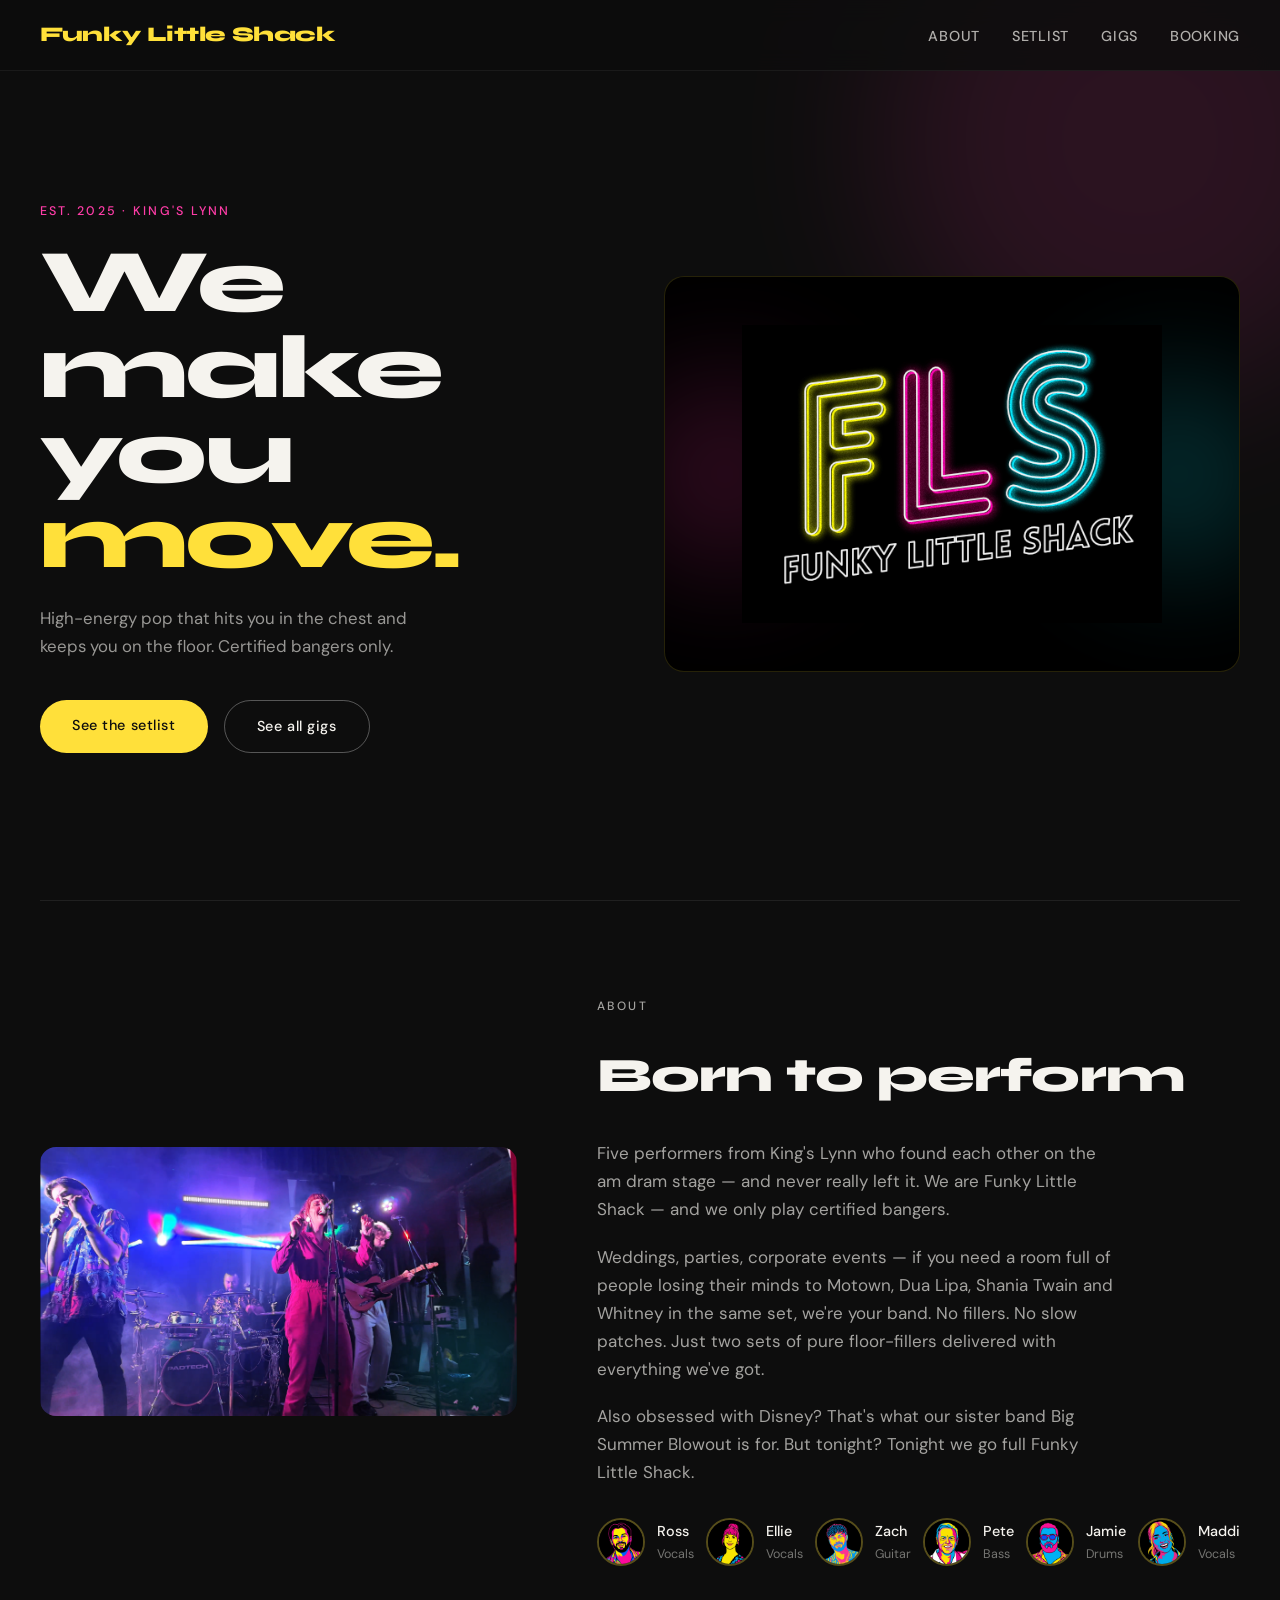
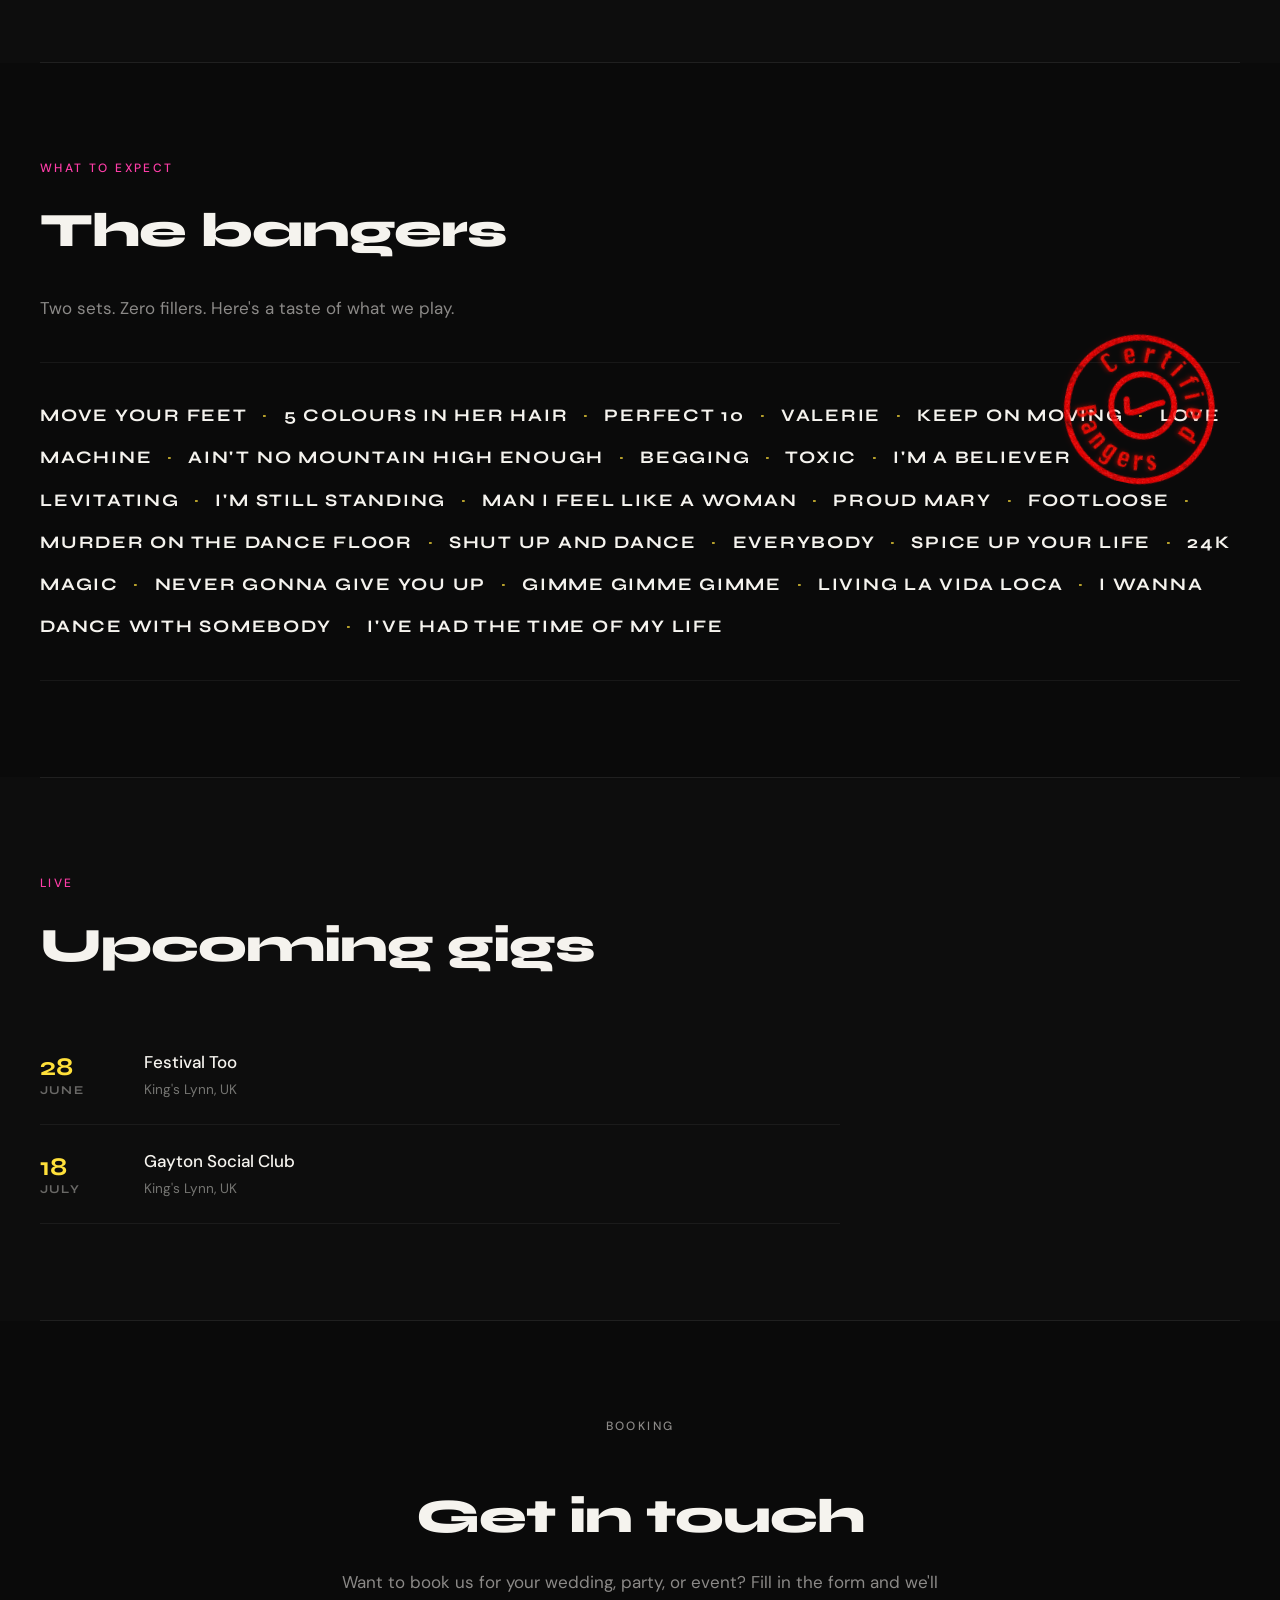
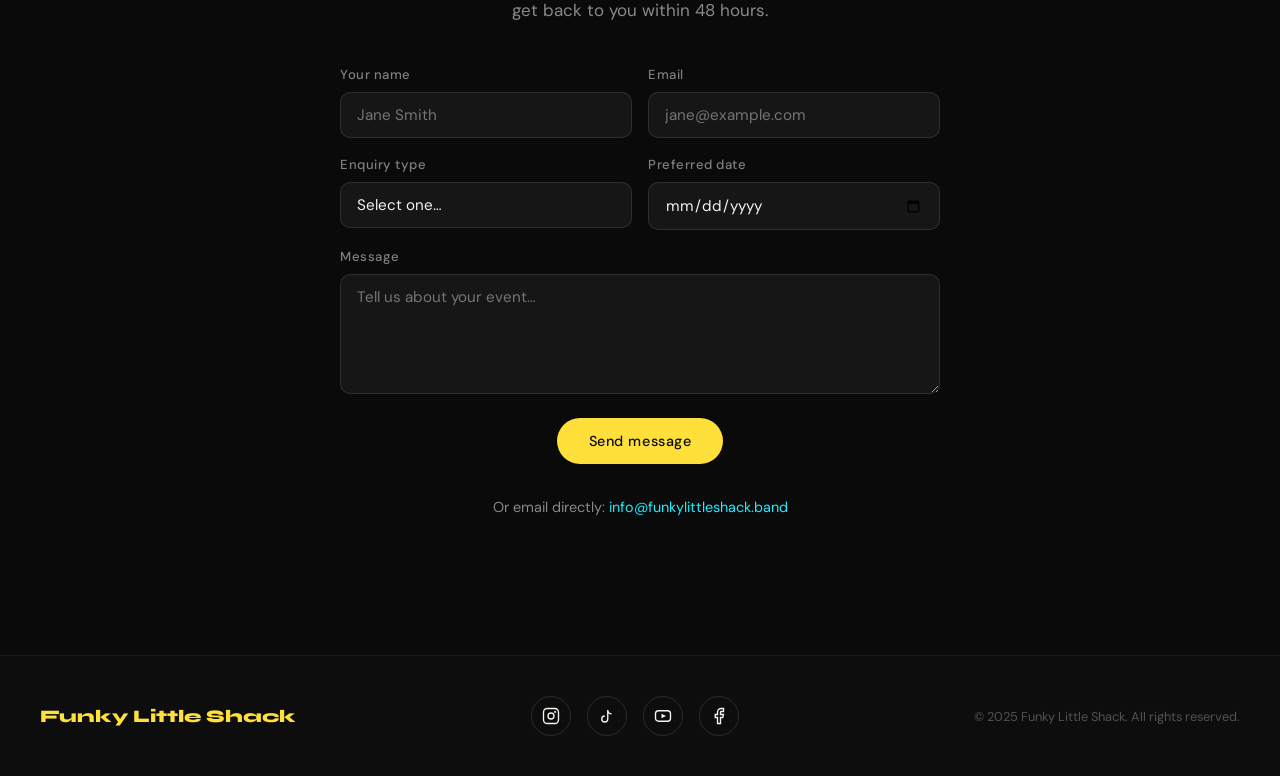
<file: index.html>
<!DOCTYPE html>
<html lang="en">
<head>
  <meta charset="UTF-8" />
  <meta name="viewport" content="width=device-width, initial-scale=1.0" />
  <title>Funky Little Shack</title>
  <link rel="preconnect" href="https://fonts.googleapis.com" />
  <link rel="preconnect" href="https://fonts.gstatic.com" crossorigin />
  <link href="https://fonts.googleapis.com/css2?family=Syne:wght@700;800&family=DM+Sans:wght@400;500&display=swap" rel="stylesheet" />
  <style>
    *, *::before, *::after { box-sizing: border-box; margin: 0; padding: 0; }
    :root {
      --yellow: #FFE03A;
      --hot-pink: #FF3DA8;
      --electric-blue: #1AEFFF;
      --dark: #0D0D0D;
      --off-white: #F5F3EE;
      --font-display: 'Syne', sans-serif;
      --font-body: 'DM Sans', sans-serif;
    }
    html { scroll-behavior: smooth; }
    body { background: var(--dark); color: var(--off-white); font-family: var(--font-body); font-size: 17px; line-height: 1.65; overflow-x: hidden; }

    /* NAV */
    nav { position: fixed; top: 0; left: 0; right: 0; z-index: 100; display: flex; justify-content: space-between; align-items: center; padding: 1.1rem 2.5rem; background: rgba(13,13,13,0.85); backdrop-filter: blur(12px); border-bottom: 1px solid rgba(255,255,255,0.06); }
    .nav-logo { font-family: var(--font-display); font-size: 1.3rem; font-weight: 800; color: var(--yellow); letter-spacing: -0.02em; text-decoration: none; }
    .nav-links { display: flex; gap: 2rem; list-style: none; }
    .nav-links a { color: var(--off-white); text-decoration: none; font-size: 0.9rem; font-weight: 500; letter-spacing: 0.05em; text-transform: uppercase; opacity: 0.7; transition: opacity 0.2s, color 0.2s; }
    .nav-links a:hover { opacity: 1; color: var(--yellow); }

    /* HERO */
    .hero { min-height: 100vh; display: grid; grid-template-columns: 1fr 1fr; align-items: center; padding: 7rem 2.5rem 4rem; gap: 3rem; position: relative; overflow: hidden; }
    .hero::before { content: ''; position: absolute; top: -120px; right: -120px; width: 520px; height: 520px; background: var(--hot-pink); border-radius: 50%; opacity: 0.12; filter: blur(80px); pointer-events: none; }
    .hero-text { position: relative; z-index: 1; }
    .hero-eyebrow { display: inline-block; font-size: 0.78rem; font-weight: 500; letter-spacing: 0.18em; text-transform: uppercase; color: var(--hot-pink); margin-bottom: 1.2rem; }
    .hero h1 { font-family: var(--font-display); font-size: clamp(3rem, 7vw, 6rem); font-weight: 800; line-height: 0.95; letter-spacing: -0.03em; color: var(--off-white); margin-bottom: 1.5rem; }
    .hero h1 span { color: var(--yellow); }
    .hero-sub { font-size: 1.05rem; color: rgba(245,243,238,0.6); max-width: 400px; margin-bottom: 2.5rem; }
    .btn-group { display: flex; gap: 1rem; flex-wrap: wrap; }
    .btn { display: inline-block; padding: 0.85rem 2rem; font-family: var(--font-body); font-size: 0.9rem; font-weight: 500; letter-spacing: 0.04em; text-decoration: none; border-radius: 60px; transition: transform 0.15s, opacity 0.15s; cursor: pointer; border: none; }
    .btn:hover { transform: translateY(-2px); opacity: 0.9; }
    .btn-primary { background: var(--yellow); color: var(--dark); }
    .btn-outline { background: transparent; color: var(--off-white); border: 1.5px solid rgba(255,255,255,0.3); }
    .btn-outline:hover { border-color: var(--yellow); color: var(--yellow); }
    .hero-image-wrap { position: relative; border-radius: 20px; overflow: hidden; padding: 3rem; display: flex; align-items: center; justify-content: center; background: #000000; border: 1px solid rgba(255,224,58,0.15); }
    .hero-image-wrap::before { content: ''; position: absolute; left: -40px; top: 50%; transform: translateY(-50%); width: 200px; height: 200px; background: var(--hot-pink); border-radius: 50%; opacity: 0.18; filter: blur(60px); pointer-events: none; }
    .hero-image-wrap::after { content: ''; position: absolute; right: -40px; top: 50%; transform: translateY(-50%); width: 200px; height: 200px; background: var(--electric-blue); border-radius: 50%; opacity: 0.18; filter: blur(60px); pointer-events: none; }
    .hero-image-wrap img { width: 100%; max-width: 420px; height: auto; object-fit: contain; display: block; position: relative; z-index: 1; }

    /* SHARED */
    section { padding: 6rem 2.5rem; }
    .section-label { font-size: 0.75rem; letter-spacing: 0.2em; text-transform: uppercase; color: var(--hot-pink); margin-bottom: 0.75rem; font-weight: 500; }
    .section-title { font-family: var(--font-display); font-size: clamp(2rem, 4vw, 3rem); font-weight: 800; letter-spacing: -0.02em; color: var(--off-white); margin-bottom: 1.5rem; }
    .divider { border: none; border-top: 1px solid rgba(255,255,255,0.08); margin: 0 2.5rem; }
    .img-placeholder { width: 100%; height: 100%; background: #1a1a1a; display: flex; flex-direction: column; align-items: center; justify-content: center; color: rgba(255,255,255,0.2); font-size: 0.85rem; gap: 0.5rem; text-align: center; padding: 1rem; }
    .img-placeholder svg { width: 40px; height: 40px; opacity: 0.3; }

    /* ABOUT */
    #about { display: grid; grid-template-columns: 1fr 1fr; gap: 5rem; align-items: center; }
    .about-image-wrap { border-radius: 16px; overflow: hidden; aspect-ratio: 16/9; position: relative; }
    .about-image-wrap img { width: 100%; height: 100%; object-fit: cover; }
    .about-accent { position: absolute; bottom: -20px; right: -20px; width: 140px; height: 140px; background: var(--electric-blue); border-radius: 50%; opacity: 0.15; filter: blur(30px); }
    .about-text p { color: rgba(245,243,238,0.65); margin-bottom: 1.2rem; max-width: 520px; }
    .band-members { display: flex; gap: 1.5rem; margin-top: 2rem; flex-wrap: wrap; }
    .member { display: flex; align-items: center; gap: 0.75rem; }
    .member-avatar { width: 48px; height: 48px; border-radius: 50%; overflow: hidden; border: 2px solid rgba(255,224,58,0.3); flex-shrink: 0; }
    .member-avatar img { width: 100%; height: 100%; object-fit: cover; }
    .member-info .name { font-weight: 500; font-size: 0.9rem; color: var(--off-white); }
    .member-info .role { font-size: 0.78rem; color: rgba(245,243,238,0.45); }
    

    /* SETLIST */
    #setlist { background: #0a0a0a; }
    .artists-banner { margin-top: 2.5rem; padding: 2rem 0; border-top: 1px solid rgba(255,255,255,0.06); border-bottom: 1px solid rgba(255,255,255,0.06); }
    .set-label { display: inline-block; font-size: 0.7rem; letter-spacing: 0.2em; text-transform: uppercase; color: var(--hot-pink); font-family: var(--font-body); font-weight: 500; margin-bottom: 0.75rem; margin-top: 1.75rem; display: block; }
    .set-label:first-child { margin-top: 0; }
    .artists-row { font-family: var(--font-display); font-size: clamp(0.9rem, 1.8vw, 1.1rem); font-weight: 700; letter-spacing: 0.1em; text-transform: uppercase; line-height: 2.4; color: var(--off-white); }
    .artists-row .dot { color: var(--yellow); margin: 0 0.5em; opacity: 0.7; }

    /* GIGS */
    .gigs-inner { max-width: 800px; }
    .gig-list { margin-top: 2.5rem; display: flex; flex-direction: column; }
    .gig { display: grid; grid-template-columns: 80px 1fr auto; align-items: center; gap: 1.5rem; padding: 1.4rem 0; border-bottom: 1px solid rgba(255,255,255,0.06); transition: padding-left 0.2s; }
    .gig:hover { padding-left: 0.5rem; }
    .gig-date { font-family: var(--font-display); font-weight: 700; line-height: 1.2; }
    .gig-date .day { font-size: 1.6rem; color: var(--yellow); }
    .gig-date .month { color: rgba(245,243,238,0.4); font-size: 0.75rem; letter-spacing: 0.1em; text-transform: uppercase; }
    .gig-venue { font-weight: 500; color: var(--off-white); margin-bottom: 0.2rem; }
    .gig-location { font-size: 0.85rem; color: rgba(245,243,238,0.45); }
    .gig-ticket { display: inline-block; padding: 0.5rem 1.2rem; background: var(--yellow); color: var(--dark); border-radius: 40px; font-size: 0.82rem; font-weight: 500; text-decoration: none; white-space: nowrap; transition: transform 0.15s; }
    .gig-ticket:hover { transform: scale(1.04); }
    .gig-ticket.sold-out { background: rgba(255,255,255,0.08); color: rgba(245,243,238,0.35); pointer-events: none; }

    /* CONTACT */
    #contact { background: #0a0a0a; }
    .contact-inner { max-width: 600px; margin: 0 auto; text-align: center; }
    .contact-inner .section-title { margin-bottom: 0.75rem; }
    .contact-inner > p { color: rgba(245,243,238,0.55); margin-bottom: 2.5rem; }
    .contact-form { display: flex; flex-direction: column; gap: 1rem; text-align: left; }
    .form-row { display: grid; grid-template-columns: 1fr 1fr; gap: 1rem; }
    .field { display: flex; flex-direction: column; gap: 0.4rem; }
    .field label { font-size: 0.82rem; font-weight: 500; color: rgba(245,243,238,0.5); letter-spacing: 0.04em; }
    .field input, .field textarea, .field select { background: rgba(255,255,255,0.05); border: 1px solid rgba(255,255,255,0.1); border-radius: 10px; padding: 0.75rem 1rem; color: var(--off-white); font-family: var(--font-body); font-size: 0.95rem; outline: none; transition: border-color 0.2s; -webkit-appearance: none; }
    .field input:focus, .field textarea:focus, .field select:focus { border-color: var(--yellow); }
    .field textarea { resize: vertical; min-height: 120px; }
    .field select option { background: #1a1a1a; }
    .form-submit { display: flex; justify-content: center; margin-top: 0.5rem; }
    .contact-email { margin-top: 2rem; font-size: 0.9rem; color: rgba(245,243,238,0.4); }
    .contact-email a { color: var(--electric-blue); text-decoration: none; }

    /* FOOTER */
    footer { padding: 2.5rem; border-top: 1px solid rgba(255,255,255,0.06); display: flex; justify-content: space-between; align-items: center; flex-wrap: wrap; gap: 1.5rem; }
    .footer-logo { font-family: var(--font-display); font-size: 1.1rem; font-weight: 800; color: var(--yellow); }
    .social-links { display: flex; gap: 1rem; }
    .social-link { width: 40px; height: 40px; border-radius: 50%; border: 1px solid rgba(255,255,255,0.12); display: flex; align-items: center; justify-content: center; text-decoration: none; color: var(--off-white); transition: border-color 0.2s, color 0.2s, transform 0.15s; }
    .social-link:hover { border-color: var(--yellow); color: var(--yellow); transform: translateY(-2px); }
    .footer-copy { font-size: 0.8rem; color: rgba(245,243,238,0.3); }

    /* RESPONSIVE */
    @media (max-width: 768px) {
      nav { padding: 1rem 1.25rem; }
      .nav-links { gap: 1.2rem; }
      .nav-links a { font-size: 0.8rem; }
      .hero { grid-template-columns: 1fr; padding: 6rem 1.25rem 3rem; min-height: auto; }
      .hero-image-wrap { order: -1; }
      #about { grid-template-columns: 1fr; gap: 2.5rem; padding: 4rem 1.25rem; }
      section { padding: 4rem 1.25rem; }
      .gig { grid-template-columns: 60px 1fr; }
      .gig-ticket { display: none; }
      .form-row { grid-template-columns: 1fr; }
      footer { flex-direction: column; text-align: center; }
    }
  </style>
</head>
<body>

<!-- NAV -->
<nav>
  <a href="#" class="nav-logo">Funky Little Shack</a>
  <ul class="nav-links">
    <li><a href="#about">About</a></li>
    <li><a href="#setlist">Setlist</a></li>
    <li><a href="#gigs">Gigs</a></li>
    <li><a href="#contact">Booking</a></li>
  </ul>
</nav>

<!-- HERO -->
<section class="hero" id="home">
  <div class="hero-text">
    <span class="hero-eyebrow">Est. 2025 · King's Lynn</span>
    <h1>We make you <span>move.</span></h1>
    <p class="hero-sub">High-energy pop that hits you in the chest and keeps you on the floor. Certified bangers only.</p>
    <div class="btn-group">
      <a href="#setlist" class="btn btn-primary">See the setlist</a>
      <a href="#gigs" class="btn btn-outline">See all gigs</a>
    </div>
  </div>
  <div class="hero-image-wrap">
    <img src="images/FLSLogoweb.jpg" alt="Funky Little Shack logo" />
  </div>
</section>

<hr class="divider" />

<!-- ABOUT -->
<section id="about">
  <div style="position:relative;">
    <div class="about-image-wrap">
      <!-- When you have a photo: replace the div below with <img src="images/Band pic.PNG" alt="Funky Little Shack" /> -->
      <img src="images/Band pic.PNG" alt="Funky Little Shack" />
      <div class="about-accent"></div>
    </div>
  </div>

  <div class="about-text">
    <p class="section-label">About</p>
    <h2 class="section-title">Born to perform</h2>
    <p>Five performers from King's Lynn who found each other on the am dram stage — and never really left it. We are Funky Little Shack — and we only play certified bangers.</p>
    <p>Weddings, parties, corporate events — if you need a room full of people losing their minds to Motown, Dua Lipa, Shania Twain and Whitney in the same set, we're your band. No fillers. No slow patches. Just two sets of pure floor-fillers delivered with everything we've got.</p>
    <p>Also obsessed with Disney? That's what our sister band Big Summer Blowout is for. But tonight? Tonight we go full Funky Little Shack.</p>

    <div class="band-members">

     <div class="member">
        <div class="member-avatar">
          <img src="images/ross.png" alt="Ross" />
        </div>
        <div class="member-info">
          <div class="name">Ross</div>
          <div class="role">Vocals</div>
        </div>

      <div class="member">
        <div class="member-avatar">
          <img src="images/ellie.png" alt="Ellie" />
        </div>
        <div class="member-info">
          <div class="name">Ellie</div>
          <div class="role">Vocals</div>
        </div>
      </div>

      <div class="member">
        <div class="member-avatar">
          <img src="images/zach.png" alt="Zach" />
        </div>
        <div class="member-info">
          <div class="name">Zach</div>
          <div class="role">Guitar</div>
        </div>
      </div>

      <div class="member">
        <div class="member-avatar">
          <img src="images/peter.png" alt="Pete" />
        </div>
        <div class="member-info">
          <div class="name">Pete</div>
          <div class="role">Bass</div>
        </div>
      </div>

      <div class="member">
        <div class="member-avatar">
          <img src="images/jamie.png" alt="Jamie" />
        </div>
        <div class="member-info">
          <div class="name">Jamie</div>
          <div class="role">Drums</div>
        </div>
      </div>

      <div class="member">
        <div class="member-avatar">
          <img src="images/maddi.png" alt="Maddi" />
        </div>
        <div class="member-info">
          <div class="name">Maddi</div>
          <div class="role">Vocals</div>
          
        </div>
      </div>

    </div>
  </div>
</section>

<hr class="divider" />

<!-- SETLIST -->
<section id="setlist">
  <p class="section-label">What to expect</p>
  <h2 class="section-title">The bangers</h2>
  <p style="color:rgba(245,243,238,0.55); max-width:560px; margin-bottom:1rem;">Two sets. Zero fillers. Here's a taste of what we play.</p>

  <div class="artists-banner" style="position:relative;">

    <img src="images/certified bangers 2.png" alt="Certified Bangers stamp" style="
      position: absolute;
      top: -30px;
      right: 20px;
      width: 160px;
      height: auto;
      transform: rotate(12deg);
      opacity: 0.92;
      z-index: 2;
      pointer-events: none;
    " />

    <div class="artists-row">
      MOVE YOUR FEET <span class="dot">·</span>
      5 COLOURS IN HER HAIR <span class="dot">·</span>
      PERFECT 10 <span class="dot">·</span>
      VALERIE <span class="dot">·</span>
      KEEP ON MOVING <span class="dot">·</span>
      LOVE MACHINE <span class="dot">·</span>
      AIN'T NO MOUNTAIN HIGH ENOUGH <span class="dot">·</span>
      BEGGING <span class="dot">·</span>
      TOXIC <span class="dot">·</span>
      I'M A BELIEVER <span class="dot">·</span>
      LEVITATING <span class="dot">·</span>
      I'M STILL STANDING <span class="dot">·</span>
      MAN I FEEL LIKE A WOMAN <span class="dot">·</span>
      PROUD MARY <span class="dot">·</span>
      FOOTLOOSE <span class="dot">·</span>
      MURDER ON THE DANCE FLOOR <span class="dot">·</span>
      SHUT UP AND DANCE <span class="dot">·</span>
      EVERYBODY <span class="dot">·</span>
      SPICE UP YOUR LIFE <span class="dot">·</span>
      24K MAGIC <span class="dot">·</span>
      NEVER GONNA GIVE YOU UP <span class="dot">·</span>
      GIMME GIMME GIMME <span class="dot">·</span>
      LIVING LA VIDA LOCA <span class="dot">·</span>
      I WANNA DANCE WITH SOMEBODY <span class="dot">·</span>
      I'VE HAD THE TIME OF MY LIFE
    </div>

  </div>
</section>

<hr class="divider" />


<!-- GIGS -->
<section id="gigs">
  <div class="gigs-inner">
    <p class="section-label">Live</p>
    <h2 class="section-title">Upcoming gigs</h2>

    <div class="gig-list">

      <div class="gig">
        <div class="gig-date">
          <div class="day">28</div>
          <div class="month">June</div>
        </div>
        <div>
          <div class="gig-venue">Festival Too</div>
          <div class="gig-location">King's Lynn, UK</div>
        </div>
      </div>

      <div class="gig">
        <div class="gig-date">
          <div class="day">18</div>
          <div class="month">July</div>
        </div>
        <div>
          <div class="gig-venue">Gayton Social Club</div>
          <div class="gig-location">King's Lynn, UK</div>
        </div>
      </div>

    </div>
  </div>
</section>

<hr class="divider" />

<!-- CONTACT -->
<section id="contact">
  <div class="contact-inner">
    <p class="section-label">Booking</p>
    <h2 class="section-title">Get in touch</h2>
    <p>Want to book us for your wedding, party, or event? Fill in the form and we'll get back to you within 48 hours.</p>

    <form class="contact-form" action="https://formspree.io/f/mykaalzy" method="POST">
  <div class="form-row">
    <div class="field">
      <label for="fname">Your name</label>
      <input type="text" id="fname" name="name" placeholder="Jane Smith" required />
    </div>
    <div class="field">
      <label for="email">Email</label>
      <input type="email" id="email" name="email" placeholder="jane@example.com" required />
    </div>
  </div>
  <div class="form-row">
    <div class="field">
      <label for="enquiry">Enquiry type</label>
      <select id="enquiry" name="enquiry">
        <option value="">Select one…</option>
        <option>Wedding</option>
        <option>Private party</option>
        <option>Corporate event</option>
        <option>Festival / venue</option>
        <option>General</option>
      </select>
    </div>
    <div class="field">
      <label for="date">Preferred date</label>
      <input type="date" id="date" name="date" />
    </div>
  </div>
  <div class="field">
    <label for="message">Message</label>
    <textarea id="message" name="message" placeholder="Tell us about your event…"></textarea>
  </div>
  <div class="form-submit">
    <button type="submit" class="btn btn-primary">Send message</button>
  </div>
</form>

    <p class="contact-email">Or email directly: <a href="mailto:info@funkylittleshack.band">info@funkylittleshack.band</a></p>
  </div>
</section>

<!-- FOOTER -->
<footer>
  <div class="footer-logo">Funky Little Shack</div>
  <div class="social-links">
    <a href="#" class="social-link" aria-label="Instagram">
      <svg width="18" height="18" viewBox="0 0 24 24" fill="none" stroke="currentColor" stroke-width="1.8"><rect x="2" y="2" width="20" height="20" rx="5"/><circle cx="12" cy="12" r="4"/><circle cx="17.5" cy="6.5" r="0.5" fill="currentColor"/></svg>
    </a>
    <a href="#" class="social-link" aria-label="TikTok">
      <svg width="18" height="18" viewBox="0 0 24 24" fill="none" stroke="currentColor" stroke-width="1.8"><path d="M9 12a4 4 0 1 0 4 4V4a5 5 0 0 0 5 5"/></svg>
    </a>
    <a href="#" class="social-link" aria-label="YouTube">
      <svg width="18" height="18" viewBox="0 0 24 24" fill="none" stroke="currentColor" stroke-width="1.8"><rect x="2" y="5" width="20" height="14" rx="4"/><polygon points="10,9 16,12 10,15" fill="currentColor" stroke="none"/></svg>
    </a>
    <a href="#" class="social-link" aria-label="Facebook">
      <svg width="18" height="18" viewBox="0 0 24 24" fill="none" stroke="currentColor" stroke-width="1.8"><path d="M18 2h-3a5 5 0 0 0-5 5v3H7v4h3v8h4v-8h3l1-4h-4V7a1 1 0 0 1 1-1h3z"/></svg>
    </a>
  </div>
  <p class="footer-copy">© 2025 Funky Little Shack. All rights reserved.</p>
</footer>



</body>
</html>
</file>
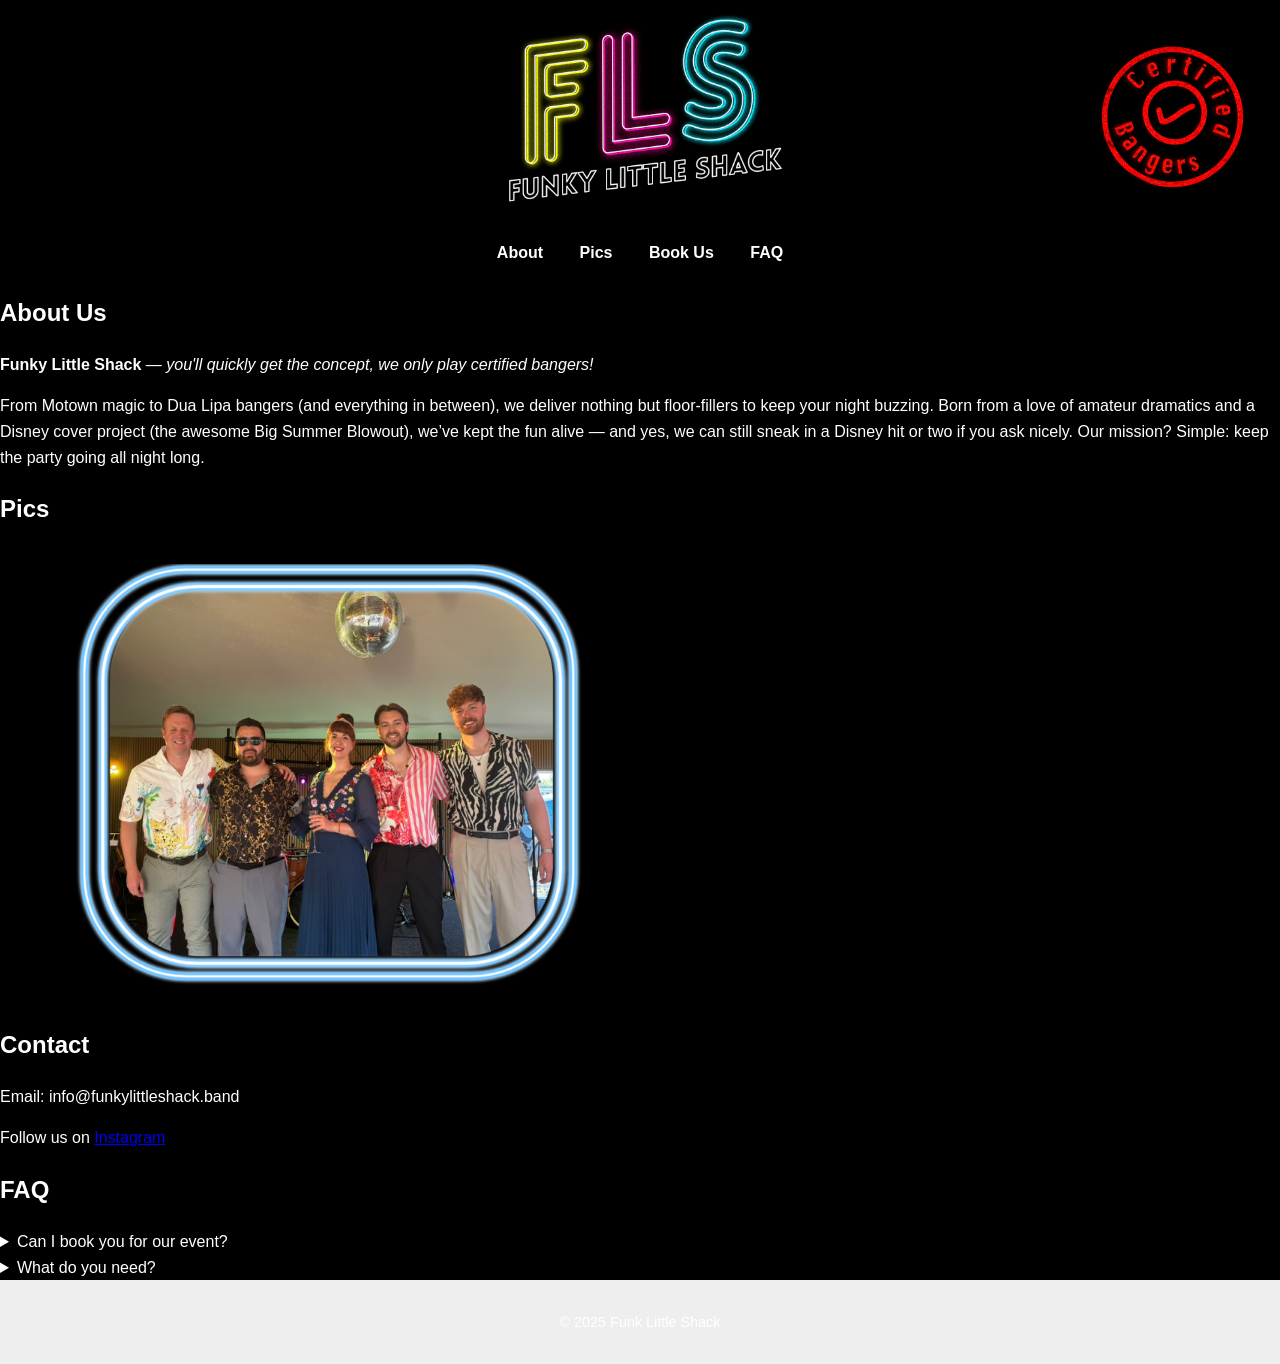
<file: index1.html>
<!-- index.html -->
<!DOCTYPE html>
<html lang="en">
<head>
  <meta charset="UTF-8" />
  <meta name="viewport" content="width=device-width, initial-scale=1.0" />
  <title>Funky Little Shack - the ultimate party band!</title>
  <link rel="stylesheet" href="style.css" />
</head>
<body>
  <header>

    <img src="images/certified bangers 2.png" alt="stamp" width="150" class="header-stamp">
   
  </header> 
  <nav>
      <a href="#about">About</a>
      <a href="#pics">Pics</a>
      <a href="#contact">Book Us</a>
      <a href="#faq">FAQ</a>
    </nav>

  <section id="about">
    <h2>About Us</h2>
    <b>Funky Little Shack </b> <i>— you'll quickly get the concept, we only play certified bangers!</i>
<p>From Motown magic to Dua Lipa bangers (and everything in between), we deliver nothing but floor-fillers to keep your night buzzing. Born from a love of amateur dramatics and a Disney cover project (the awesome Big Summer Blowout), we’ve kept the fun alive — and yes, we can still sneak in a Disney hit or two if you ask nicely. Our mission? Simple: keep the party going all night long.</p>
  </section>

  <section id="pics">
    <h2>Pics</h2>
    <ul>
     
    </ul>
<img src="images/us.png" alt="band1" width="600" class="gallery" \>
    
  </section>

  <section id="contact">
    <h2>Contact</h2>
    <p>Email: info@funkylittleshack.band</p>
    <p>Follow us on <a href="https://instagram.com">Instagram</a></p>
  </section>

  <section id="faq">
    <h2>FAQ</h2>
    <details>
      <summary>Can I book you for our event?</summary>
      <p>Of course, we'd love to help bring music to your weddings, parties and events,</p>
    </details>
    <details>
      <summary>What do you need?</summary>
      <p>Firstly a good power supply, ideally at least 2 sockets, even better if there are more. Space wise, we try to work with what you have - the more the better, but as there are 5 of us, PA, lights, a drum kit, amps we need at least 4 x 3 m. We need time to set up - a minimum of 1 hour before you want us to play, and an hour after.</p>
    </details>

  </section>
  
  <footer>
    <p>&copy; 2025 Funk Little Shack</p>
  </footer>
</body>
</html>
</file>
<file: style.css>
/* Reset & base */
body {
  margin: 0;
  font-family: sans-serif;
  line-height: 1.6;
  background: #000;
  color: #fff;
}

/* Header */
header {
  background-color: #000;
  background-image: url('images/FLSLogoweb.jpg');
  background-repeat: no-repeat;         /* This stops tiling/repeating */
  background-position: center center;   /* Horizontal and vertical centering */
  background-size: contain;             /* Image scales to fit header */
  display: flex;
  align-items: center;
  justify-content: center;
  color: white;
  padding: 1rem;
  text-align: center;
  min-height: 200px;                    /* Adjust as needed for your logo */
  position: relative;
}

/* Stamp image on right */
.header-stamp {
  position: absolute;
  right: 2rem;
  top: 50%;
  transform: translateY(-50%);
  width: 150px;
  max-width: 40vw;
}

header h1, header h2 {
  margin: 0;
  color: #fff;
}

nav {
  background-color: #000;
  text-align: center;
  padding: 0.5rem 0;
}

nav a {
  color: white;
  text-decoration: none;
  margin: 0 1rem;
  font-weight: bold;
}

nav a:hover {
  text-decoration: underline;
}

/* Hero Image */
.hero img {
  width: 100%;
  height: auto;
  display: block;
  max-height: 500px;
  object-fit: cover;
}

/* Gallery */
.gallery {
  display: flex;
  flex-wrap: wrap;
  gap: 1rem;
  padding: 1rem;
  justify-content: center;
  background: #000;
}

.gallery img {
  flex: 1 1 250px;
  max-width: 100%;
  height: auto;
  border-radius: 8px;
  box-shadow: 0 0 10px rgba(0,0,0,0.1);
}

/* Footer */
footer {
  background: #eee;
  text-align: center;
  padding: 1rem;
  font-size: 0.9rem;
}

/* Responsive tweaks */
@media (max-width: 600px) {
  nav {
    background-color: #000;
  }
  nav a {
    display: block;
    margin: 0.5rem 0;
  }
  .gallery {
    flex-direction: column;
    align-items: center;
  }
  .header-stamp {
    width: 90px;
    right: 0.5rem;
  }
  header {
    min-height: 120px;
  }
}
</file>
